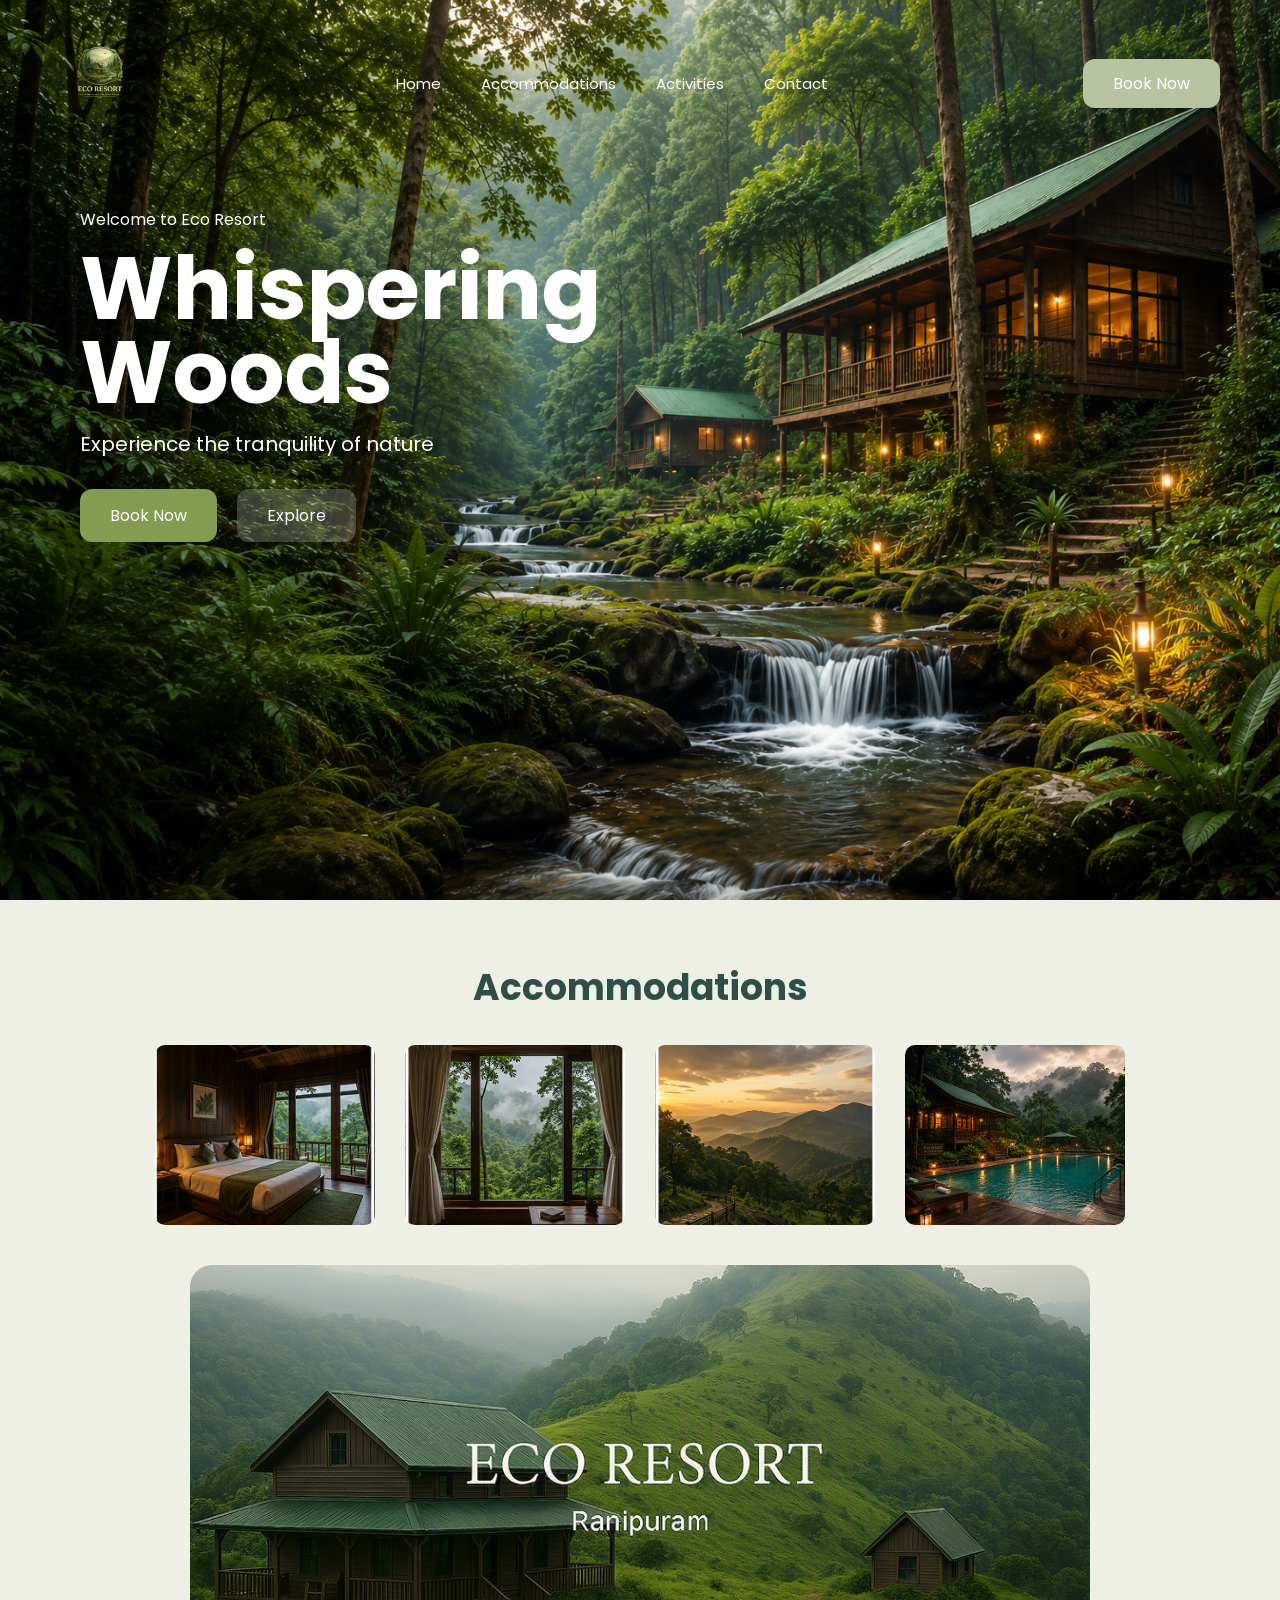
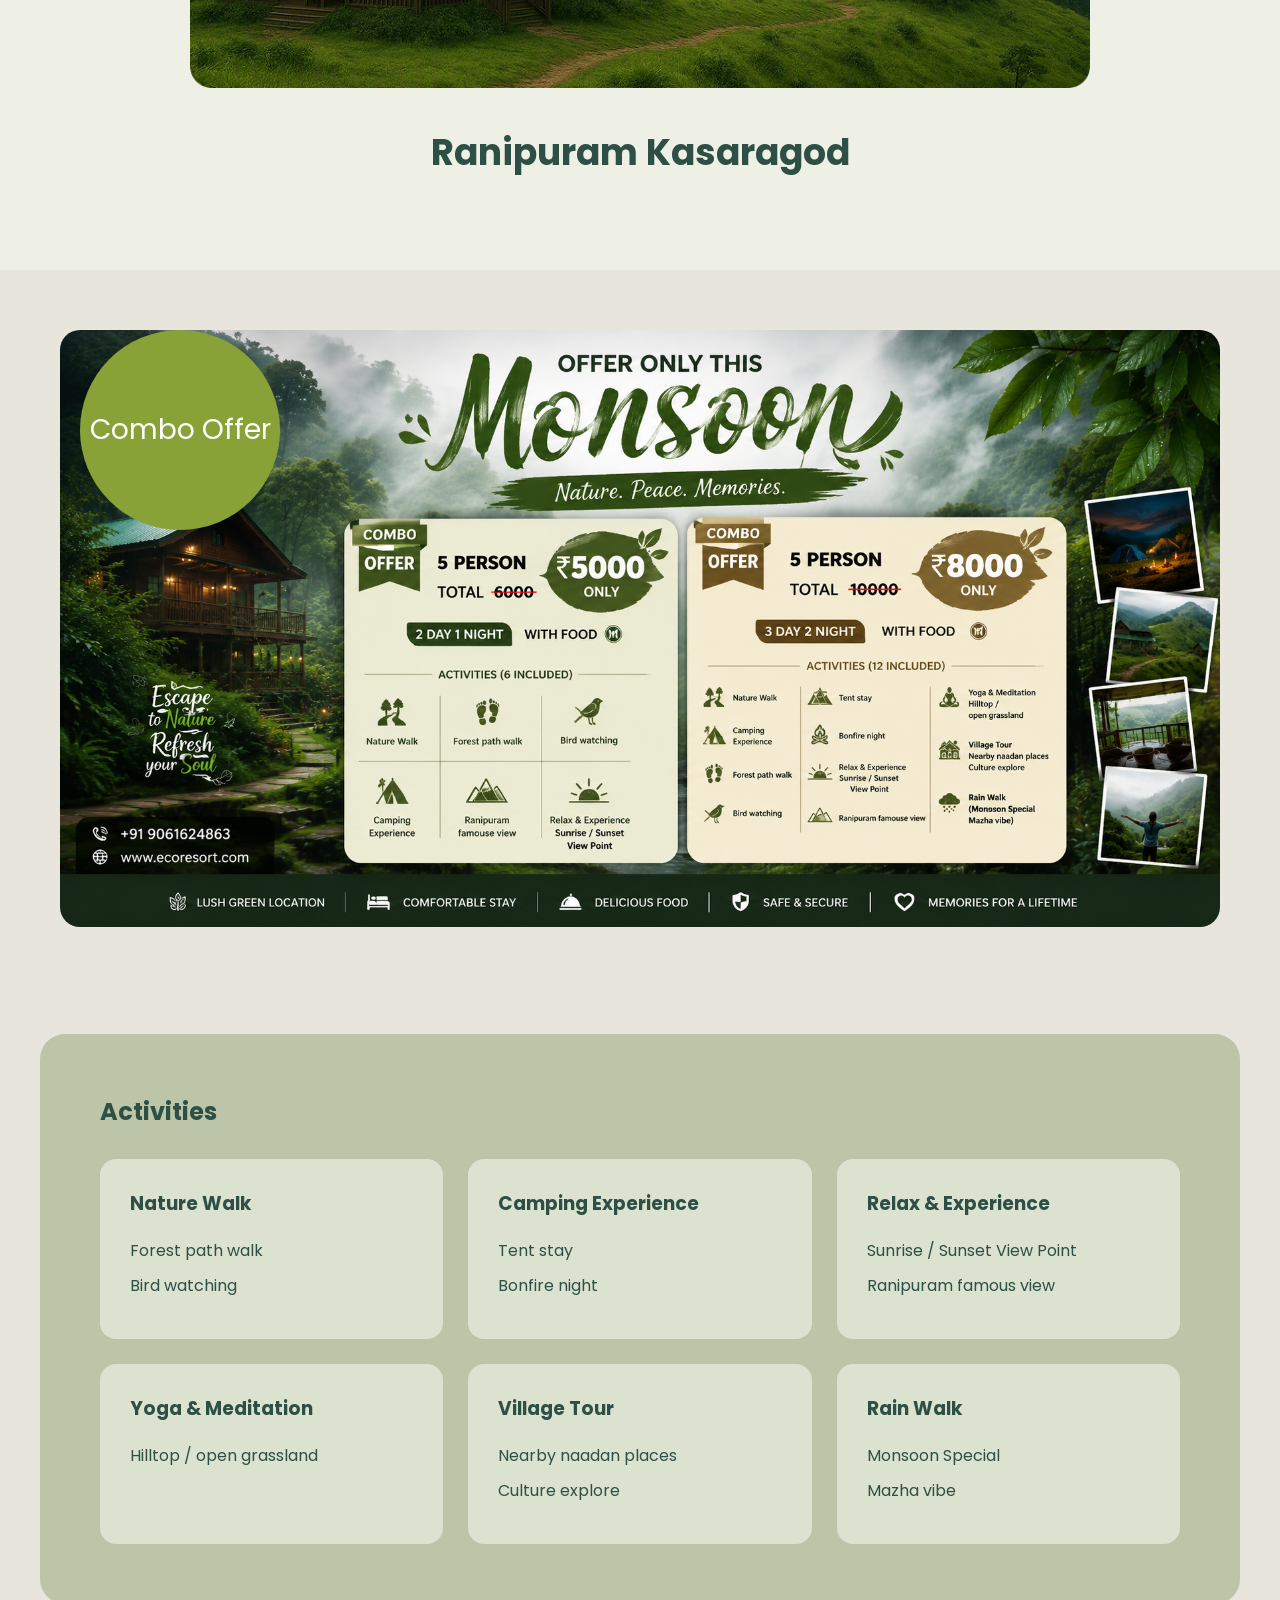
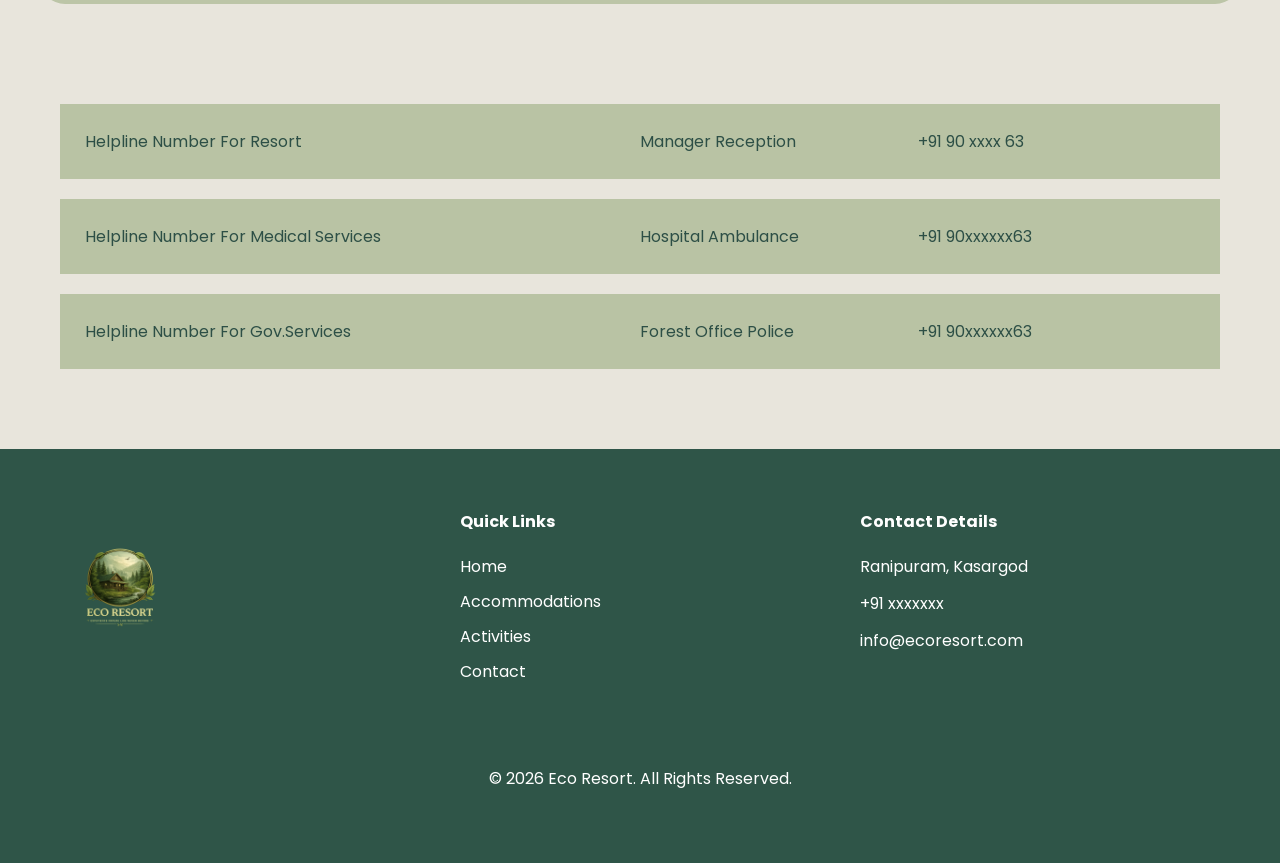
<file: index.html>
<!DOCTYPE html>
<html lang="en">
<head>
    <meta charset="UTF-8">
    <meta name="viewport" content="width=device-width, initial-scale=1.0">
    <title>Eco Resort</title>
    
    <link rel="stylesheet" href="style.css">

    <link rel="preconnect" href="https://fonts.googleapis.com">
    <link href="https://fonts.googleapis.com/css2?family=Poppins:wght@300;400;500;600;700&display=swap" rel="stylesheet">
 
</head>
<body>

    

    <header class="hero">

        

        
       

        <nav class="navbar">

            <div class="logo">
                <div class="logo">
    <img src="eco-logo.png" alt="logo">
</div>
              
               
            </div>

            <ul class="nav-links">
                <li><a href="#">Home</a></li>
                <li><a href="#">Accommodations</a></li>
                <li><a href="#">Activities</a></li>
                <li><a href="#">Contact</a></li>
            </ul>

            <div class="book-btn">Book Now</div>

        </nav>

        <div class="hero-content">

            <p>Welcome to Eco Resort</p>

            <h1>
                Whispering <br>
                Woods
            </h1>

            <p class="hero-text">
                Experience the tranquility of nature
            </p>

            <div class="hero-buttons">

                <div  class="btn">Book Now</div>
                    
                

                <div class="btn secondary">Explore</div>
                    
                

                 

            </div>

        </div>
       

    </header>


    <section class="accommodation">

        <h2>Accommodations</h2>

        <div class="gallery">

            <img src="room-view-1.png">
            <img src="room-window-view.png">
            <img src="room-hill-view.png">
            <img src="swimming-1.png">

        </div>

        <div class="resort-card">

            <img src="ranipuram-resort-image.png">

            <div class="overlay">

              

               

            </div>

        </div>

        <h2 class="location-title">
            Ranipuram Kasaragod
        </h2>

    </section>

   

    <section class="offer-section">

        <div class="offer-badge">
            Combo Offer
        </div>

        <img src="offer.png" alt="offer">

    </section>

   

    <section class="activities">

        <h2>Activities</h2>

        <div class="activity-grid">

            <div class="activity-card">
                <h3>Nature Walk</h3>
                <p>Forest path walk</p>
                <p>Bird watching</p>
            </div>

            <div class="activity-card">
                <h3>Camping Experience</h3>
                <p>Tent stay</p>
                <p>Bonfire night</p>
            </div>

            <div class="activity-card">
                <h3>Relax & Experience</h3>
                <p>Sunrise / Sunset View Point</p>
                <p>Ranipuram famous view</p>
            </div>

            <div class="activity-card">
                <h3>Yoga & Meditation</h3>
                <p>Hilltop / open grassland</p>
            </div>

            <div class="activity-card">
                <h3>Village Tour</h3>
                <p>Nearby naadan places</p>
                <p>Culture explore</p>
            </div>

            <div class="activity-card">
                <h3>Rain Walk</h3>
                <p>Monsoon Special</p>
                <p>Mazha vibe</p>
            </div>

        </div>

    </section>

    

    <section class="contact">

        <div class="contact-box">

            <div>
                Helpline Number For Resort
            </div>

            <div>
                Manager Reception
            </div>

            <div>
                +91 90 xxxx 63
            </div>

        </div>

        <div class="contact-box">

            <div>
                Helpline Number For Medical Services
            </div>

            <div>
                Hospital Ambulance
            </div>

            <div>
                +91 90xxxxxx63
            </div>

        </div>

        <div class="contact-box">

            <div>
                Helpline Number For Gov.Services
            </div>

            <div>
                Forest Office Police
            </div>

            <div>
                +91 90xxxxxx63
            </div>

        </div>

    </section>

   

    <footer>

        <div class="footer-logo">

            <img src="eco-logo.png">

        </div>

        <div>

            <h4>Quick Links</h4>

            <a href="#">Home</a>
            <a href="#">Accommodations</a>
            <a href="#">Activities</a>
            <a href="#">Contact</a>

        </div>

        <div>

            <h4>Contact Details</h4>

            <p>Ranipuram, Kasargod</p>
            <p>+91 xxxxxxx</p>
            <p>info@ecoresort.com</p>
            
</div>


<div class="copyright">
    <p>© 2026 Eco Resort. All Rights Reserved.</p>




        </div>

    </footer>

</body>
</html>
</file>
<file: style.css>
*{
    margin:0;
    padding:0;
    box-sizing:border-box;
    font-family:'Poppins',sans-serif;
}

body{
    background:#e8e5dc;
    color:#2d4f46;
}




.hero{
    min-height:100vh;
    background-image:url("eco-tourism.png");
    background-size:cover;
    background-position:center;
    background-repeat:no-repeat;
}





    position:relative;
}

.hero::before{
    content:'';
    position:absolute;
    inset:0;
    background:rgba(0,0,0,0.25);
}

.navbar{
    position:relative;
    display:flex;
    justify-content:space-between;
    align-items:center;
    padding:20px 60px;
}

.logo img{
    width:80px;
}

.nav-links{
    display:flex;
    gap:40px;
    list-style:none;
}

.nav-links a{
    text-decoration:none;
    color:white;
    font-size:15px;
}

.book-btn{
    text-decoration:none;
    background:#b8c4a1;
    color:white;
    padding:12px 30px;
    border-radius:12px;
}

.hero-content{
    position:relative;
    z-index:2;
    color:white;
    padding:120px 80px;
    max-width:600px;
    position: relative;
    top: -80px;
    
}

.hero-content h1{
    font-size:88px;
    line-height:0.95;
    margin:15px 0;
   
    
}

.hero-text{
    font-size:20px;
    margin-bottom:30px;
   
    
    
}

.hero-buttons{
    display:flex;
    gap:20px;
}

.btn{
    text-decoration:none;
    padding:14px 30px;
    background:#839c52;
    color:white;
    border-radius:12px;
}

.secondary{
    background:rgba(255,255,255,.2);
    
}



.accommodation{
    padding:60px;
    text-align:center;
    background:#eef0e6;
}

.accommodation h2{
    margin-bottom:30px;
    font-size:36px;
}

.gallery{
    display:flex;
    justify-content:center;
    gap:30px;
    flex-wrap:wrap;
    margin-bottom:40px;
}

.gallery img{
    width:220px;
    height:180px;
    object-fit:cover;
    border-radius:10px;
}

.resort-card{
    max-width:900px;
    margin:0 auto;
    position:relative;
}

.resort-card img{
    width:100%;
    border-radius:20px;
}

.overlay{
    position:absolute;
    top:50%;
    left:50%;
    transform:translate(-50%,-50%);
    color:white;
}

.overlay h3{
    font-size:50px;
}

.location-title{
    margin-top:30px;
}


.offer-section{
    padding:60px;
    position:relative;
}

.offer-badge{
    position:absolute;
    left:80px;
    top:60px;
    width:200px;
    height:200px;
    border-radius:50%;
    background:#88a237;
    color:white;
    display:flex;
    align-items:center;
    justify-content:center;
    text-align:center;
    font-size:28px;
}

.offer-section img{
    width:100%;
    border-radius:20px;
}



.activities{
    background:#bcc5a7;
    padding:60px;
    border-radius:25px;
    margin:40px;
}

.activities h2{
    margin-bottom:30px;
}

.activity-grid{
    display:grid;
    grid-template-columns:repeat(3,1fr);
    gap:25px;
}

.activity-card{
    background:#dce2d0;
    padding:30px;
    border-radius:16px;
    min-height:180px;
}

.activity-card h3{
    margin-bottom:20px;
}

.activity-card p{
    margin-bottom:10px;
}



.contact{
    padding:60px;
}

.contact-box{
    background:#b9c3a4;
    margin-bottom:20px;
    padding:25px;
    display:grid;
    grid-template-columns:2fr 1fr 1fr;
    align-items:center;
}



footer{
    background:#2f5548;
    color:white;
    display:grid;
    grid-template-columns:1fr 1fr 1fr;
    gap:40px;
    padding:60px;
}

.footer-logo img{
    width:120px;
}

footer h4{
    margin-bottom:20px;
}

footer a{
    display:block;
    color:white;
    text-decoration:none;
    margin-bottom:10px;
}

footer p{
    margin-bottom:12px;
}



@media(max-width:768px){

    .navbar{
        flex-direction:column;
        gap:20px;
    }

    .hero-content{
        padding:80px 30px;
    }

    .hero-content h1{
        font-size:60px;
    }

    .activity-grid{
        grid-template-columns:1fr;
    }

    .contact-box{
        grid-template-columns:1fr;
        gap:15px;
    }

    footer{
        grid-template-columns:1fr;
    }
      .offer-badge{
        width:120px;
        height:120px;
        font-size:14px;

        top:-30px;
        left:20px;
        transform:none;
    }
}
.copyright{
    grid-column: 1 / -1;
    text-align: center;
    margin-top: 30px;

    
}
</file>
